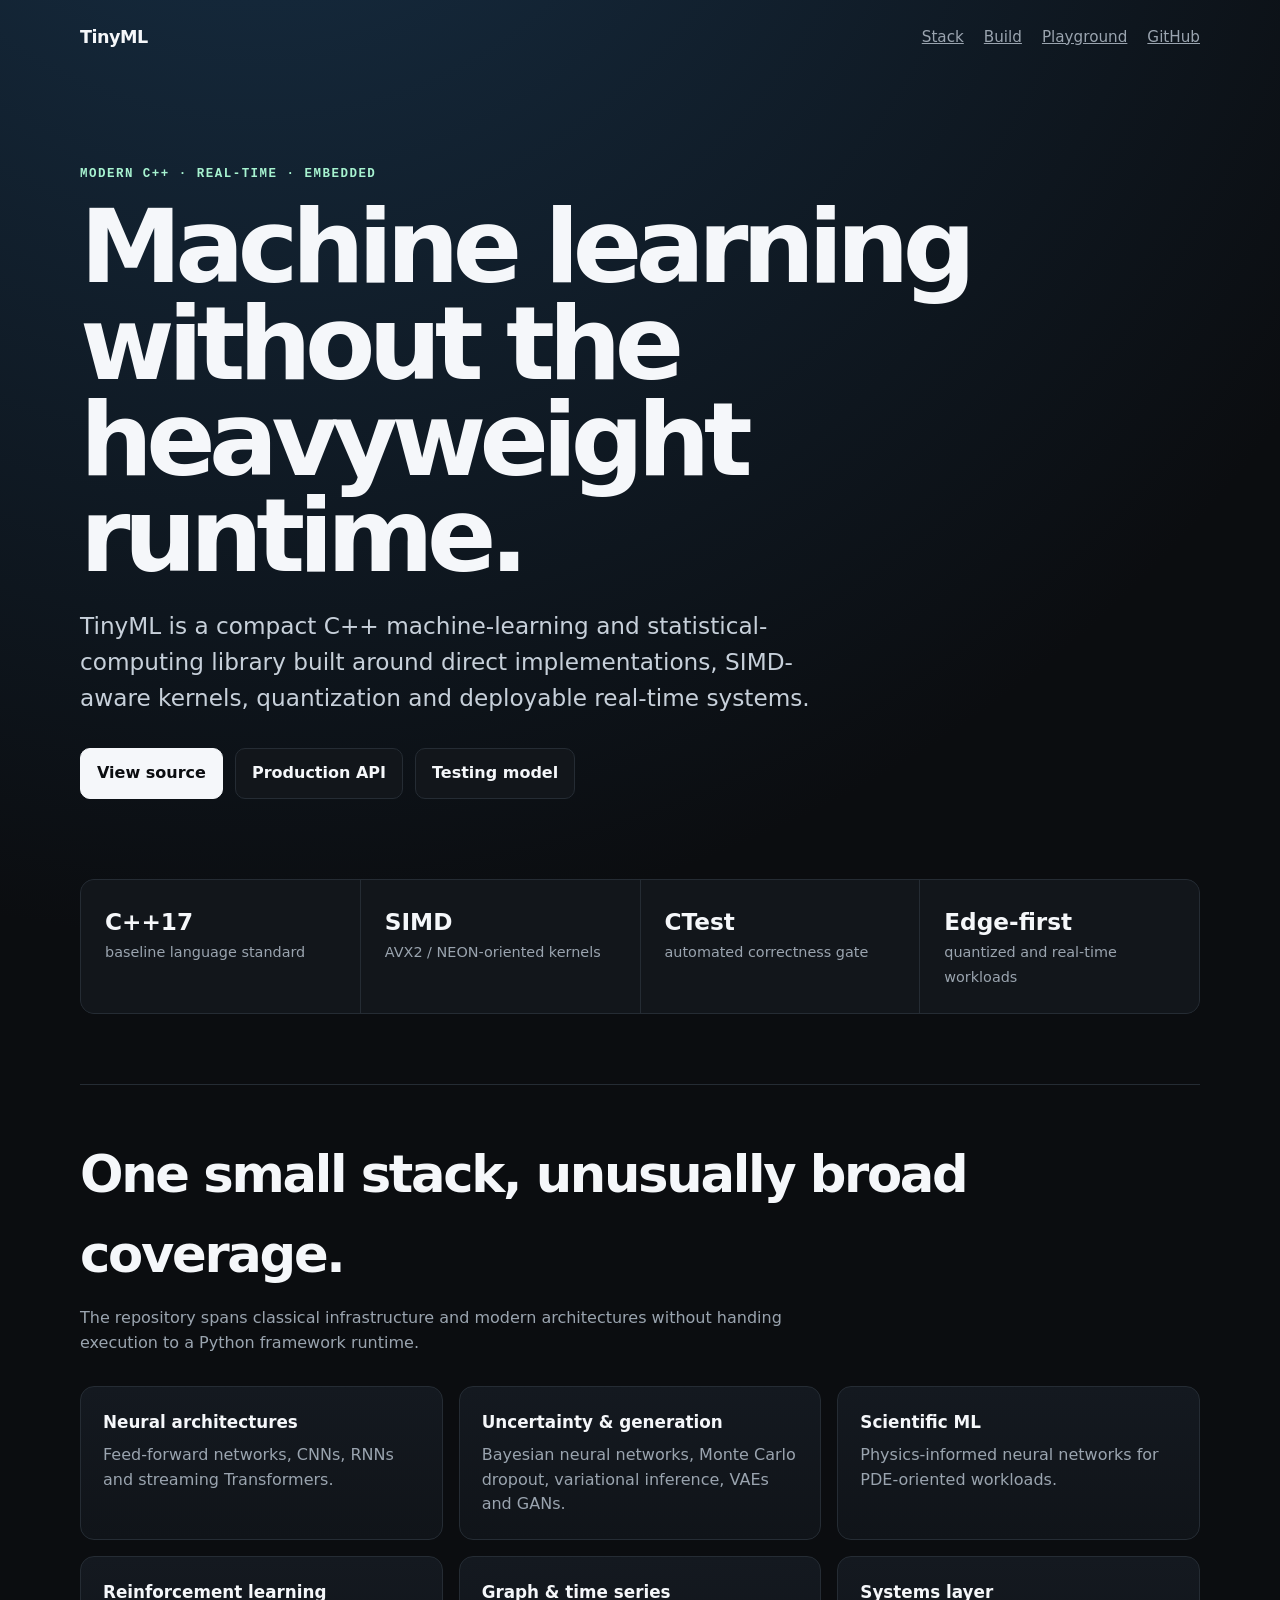
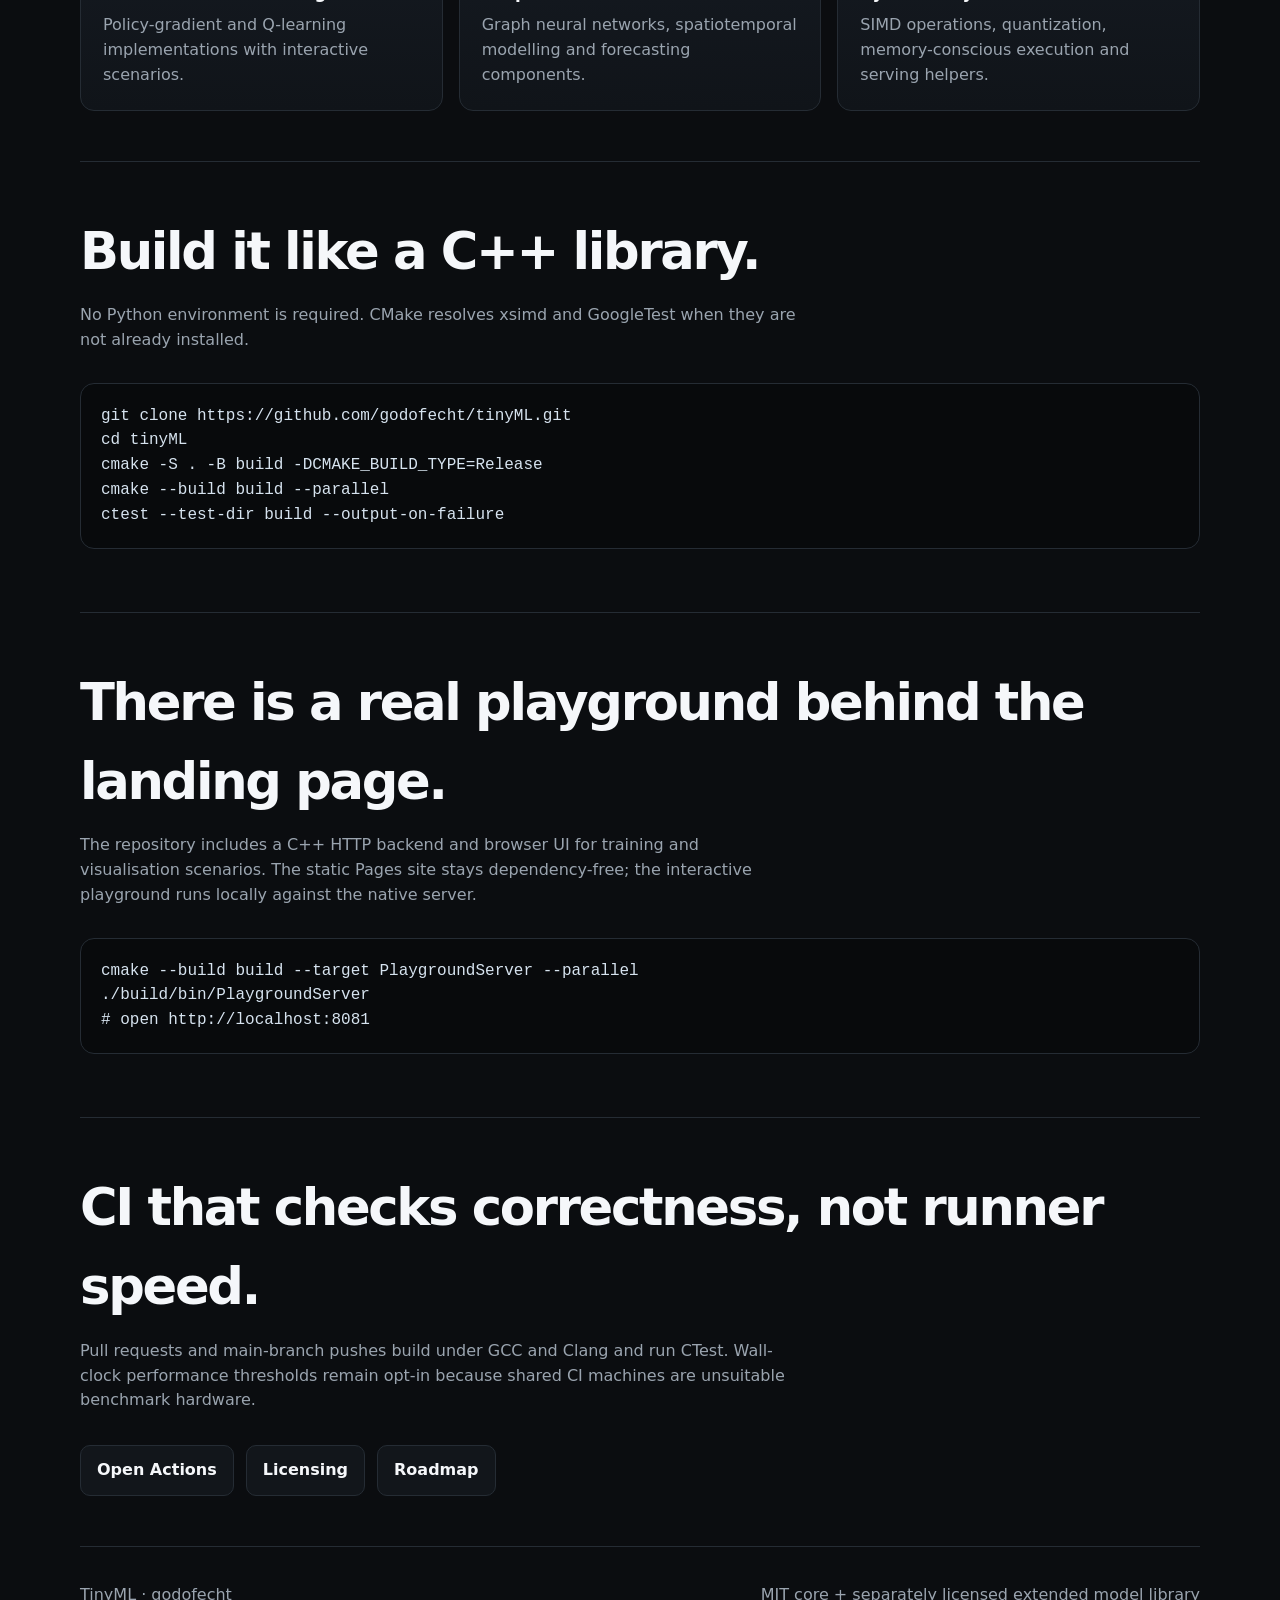
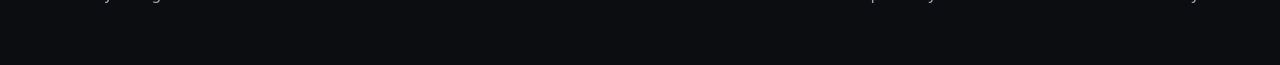
<file: site/index.html>
<!doctype html>
<html lang="en">
<head>
  <meta charset="utf-8">
  <meta name="viewport" content="width=device-width,initial-scale=1">
  <meta name="description" content="TinyML is a lightweight high-performance C++ machine-learning and statistical-computing library for real-time and embedded use.">
  <title>TinyML — high-performance C++ machine learning</title>
  <style>
    :root { color-scheme: dark; --bg:#0b0d10; --panel:#12161b; --muted:#9aa4af; --text:#f5f7fa; --line:#252c34; --accent:#7dd3fc; --accent2:#a7f3d0; }
    * { box-sizing:border-box; }
    body { margin:0; font-family:Inter,ui-sans-serif,system-ui,-apple-system,BlinkMacSystemFont,"Segoe UI",sans-serif; background:radial-gradient(circle at 20% -10%,#173047 0,transparent 34%),var(--bg); color:var(--text); line-height:1.55; }
    a { color:inherit; }
    .wrap { width:min(1120px,calc(100% - 40px)); margin:auto; }
    nav { display:flex; align-items:center; justify-content:space-between; padding:24px 0; }
    .brand { font-weight:800; letter-spacing:-.03em; font-size:1.1rem; }
    .navlinks { display:flex; gap:20px; color:var(--muted); font-size:.95rem; }
    .hero { padding:92px 0 70px; max-width:900px; }
    .eyebrow { color:var(--accent2); font:700 .78rem ui-monospace,SFMono-Regular,Menlo,monospace; text-transform:uppercase; letter-spacing:.12em; }
    h1 { font-size:clamp(3rem,8vw,6.6rem); line-height:.94; letter-spacing:-.065em; margin:18px 0 24px; }
    .lead { max-width:760px; font-size:clamp(1.1rem,2.3vw,1.45rem); color:#c7d0da; }
    .actions { display:flex; flex-wrap:wrap; gap:12px; margin-top:32px; }
    .button { text-decoration:none; border:1px solid var(--line); border-radius:10px; padding:12px 16px; background:var(--panel); font-weight:700; }
    .button.primary { background:var(--text); color:#0b0d10; border-color:var(--text); }
    .metrics { display:grid; grid-template-columns:repeat(4,1fr); gap:1px; background:var(--line); border:1px solid var(--line); border-radius:14px; overflow:hidden; margin:10px 0 70px; }
    .metric { background:var(--panel); padding:24px; }
    .metric strong { display:block; font-size:1.45rem; }
    .metric span { color:var(--muted); font-size:.9rem; }
    section { padding:50px 0; border-top:1px solid var(--line); }
    h2 { font-size:clamp(2rem,4vw,3.2rem); letter-spacing:-.045em; margin:0 0 12px; }
    .section-intro { color:var(--muted); max-width:720px; margin:0 0 30px; }
    .grid { display:grid; grid-template-columns:repeat(3,1fr); gap:16px; }
    .card { background:linear-gradient(180deg,#141920,#101419); border:1px solid var(--line); border-radius:14px; padding:22px; }
    .card h3 { margin:0 0 8px; font-size:1.05rem; }
    .card p { color:var(--muted); margin:0; }
    pre { overflow:auto; padding:20px; background:#080a0c; border:1px solid var(--line); border-radius:14px; color:#d6e3ef; }
    code { font-family:ui-monospace,SFMono-Regular,Menlo,monospace; }
    footer { color:var(--muted); padding:36px 0 56px; border-top:1px solid var(--line); display:flex; justify-content:space-between; gap:20px; }
    @media (max-width:780px) { .grid,.metrics { grid-template-columns:1fr 1fr; } .navlinks { display:none; } .hero { padding-top:64px; } }
    @media (max-width:520px) { .grid,.metrics { grid-template-columns:1fr; } footer { flex-direction:column; } }
  </style>
</head>
<body>
  <div class="wrap">
    <nav>
      <div class="brand">TinyML</div>
      <div class="navlinks"><a href="#stack">Stack</a><a href="#build">Build</a><a href="#playground">Playground</a><a href="https://github.com/godofecht/tinyML">GitHub</a></div>
    </nav>

    <main>
      <header class="hero">
        <div class="eyebrow">Modern C++ · Real-time · Embedded</div>
        <h1>Machine learning without the heavyweight runtime.</h1>
        <p class="lead">TinyML is a compact C++ machine-learning and statistical-computing library built around direct implementations, SIMD-aware kernels, quantization and deployable real-time systems.</p>
        <div class="actions">
          <a class="button primary" href="https://github.com/godofecht/tinyML">View source</a>
          <a class="button" href="https://github.com/godofecht/tinyML/blob/main/docs/PRODUCTION_API.md">Production API</a>
          <a class="button" href="https://github.com/godofecht/tinyML/blob/main/TESTING.md">Testing model</a>
        </div>
      </header>

      <div class="metrics">
        <div class="metric"><strong>C++17</strong><span>baseline language standard</span></div>
        <div class="metric"><strong>SIMD</strong><span>AVX2 / NEON-oriented kernels</span></div>
        <div class="metric"><strong>CTest</strong><span>automated correctness gate</span></div>
        <div class="metric"><strong>Edge-first</strong><span>quantized and real-time workloads</span></div>
      </div>

      <section id="stack">
        <h2>One small stack, unusually broad coverage.</h2>
        <p class="section-intro">The repository spans classical infrastructure and modern architectures without handing execution to a Python framework runtime.</p>
        <div class="grid">
          <div class="card"><h3>Neural architectures</h3><p>Feed-forward networks, CNNs, RNNs and streaming Transformers.</p></div>
          <div class="card"><h3>Uncertainty & generation</h3><p>Bayesian neural networks, Monte Carlo dropout, variational inference, VAEs and GANs.</p></div>
          <div class="card"><h3>Scientific ML</h3><p>Physics-informed neural networks for PDE-oriented workloads.</p></div>
          <div class="card"><h3>Reinforcement learning</h3><p>Policy-gradient and Q-learning implementations with interactive scenarios.</p></div>
          <div class="card"><h3>Graph & time series</h3><p>Graph neural networks, spatiotemporal modelling and forecasting components.</p></div>
          <div class="card"><h3>Systems layer</h3><p>SIMD operations, quantization, memory-conscious execution and serving helpers.</p></div>
        </div>
      </section>

      <section id="build">
        <h2>Build it like a C++ library.</h2>
        <p class="section-intro">No Python environment is required. CMake resolves xsimd and GoogleTest when they are not already installed.</p>
        <pre><code>git clone https://github.com/godofecht/tinyML.git
cd tinyML
cmake -S . -B build -DCMAKE_BUILD_TYPE=Release
cmake --build build --parallel
ctest --test-dir build --output-on-failure</code></pre>
      </section>

      <section id="playground">
        <h2>There is a real playground behind the landing page.</h2>
        <p class="section-intro">The repository includes a C++ HTTP backend and browser UI for training and visualisation scenarios. The static Pages site stays dependency-free; the interactive playground runs locally against the native server.</p>
        <pre><code>cmake --build build --target PlaygroundServer --parallel
./build/bin/PlaygroundServer
# open http://localhost:8081</code></pre>
      </section>

      <section>
        <h2>CI that checks correctness, not runner speed.</h2>
        <p class="section-intro">Pull requests and main-branch pushes build under GCC and Clang and run CTest. Wall-clock performance thresholds remain opt-in because shared CI machines are unsuitable benchmark hardware.</p>
        <div class="actions"><a class="button" href="https://github.com/godofecht/tinyML/actions/workflows/ci.yml">Open Actions</a><a class="button" href="https://github.com/godofecht/tinyML/blob/main/LICENSING.md">Licensing</a><a class="button" href="https://github.com/godofecht/tinyML/blob/main/ROADMAP.md">Roadmap</a></div>
      </section>
    </main>

    <footer><span>TinyML · godofecht</span><span>MIT core + separately licensed extended model library</span></footer>
  </div>
</body>
</html>
</file>
